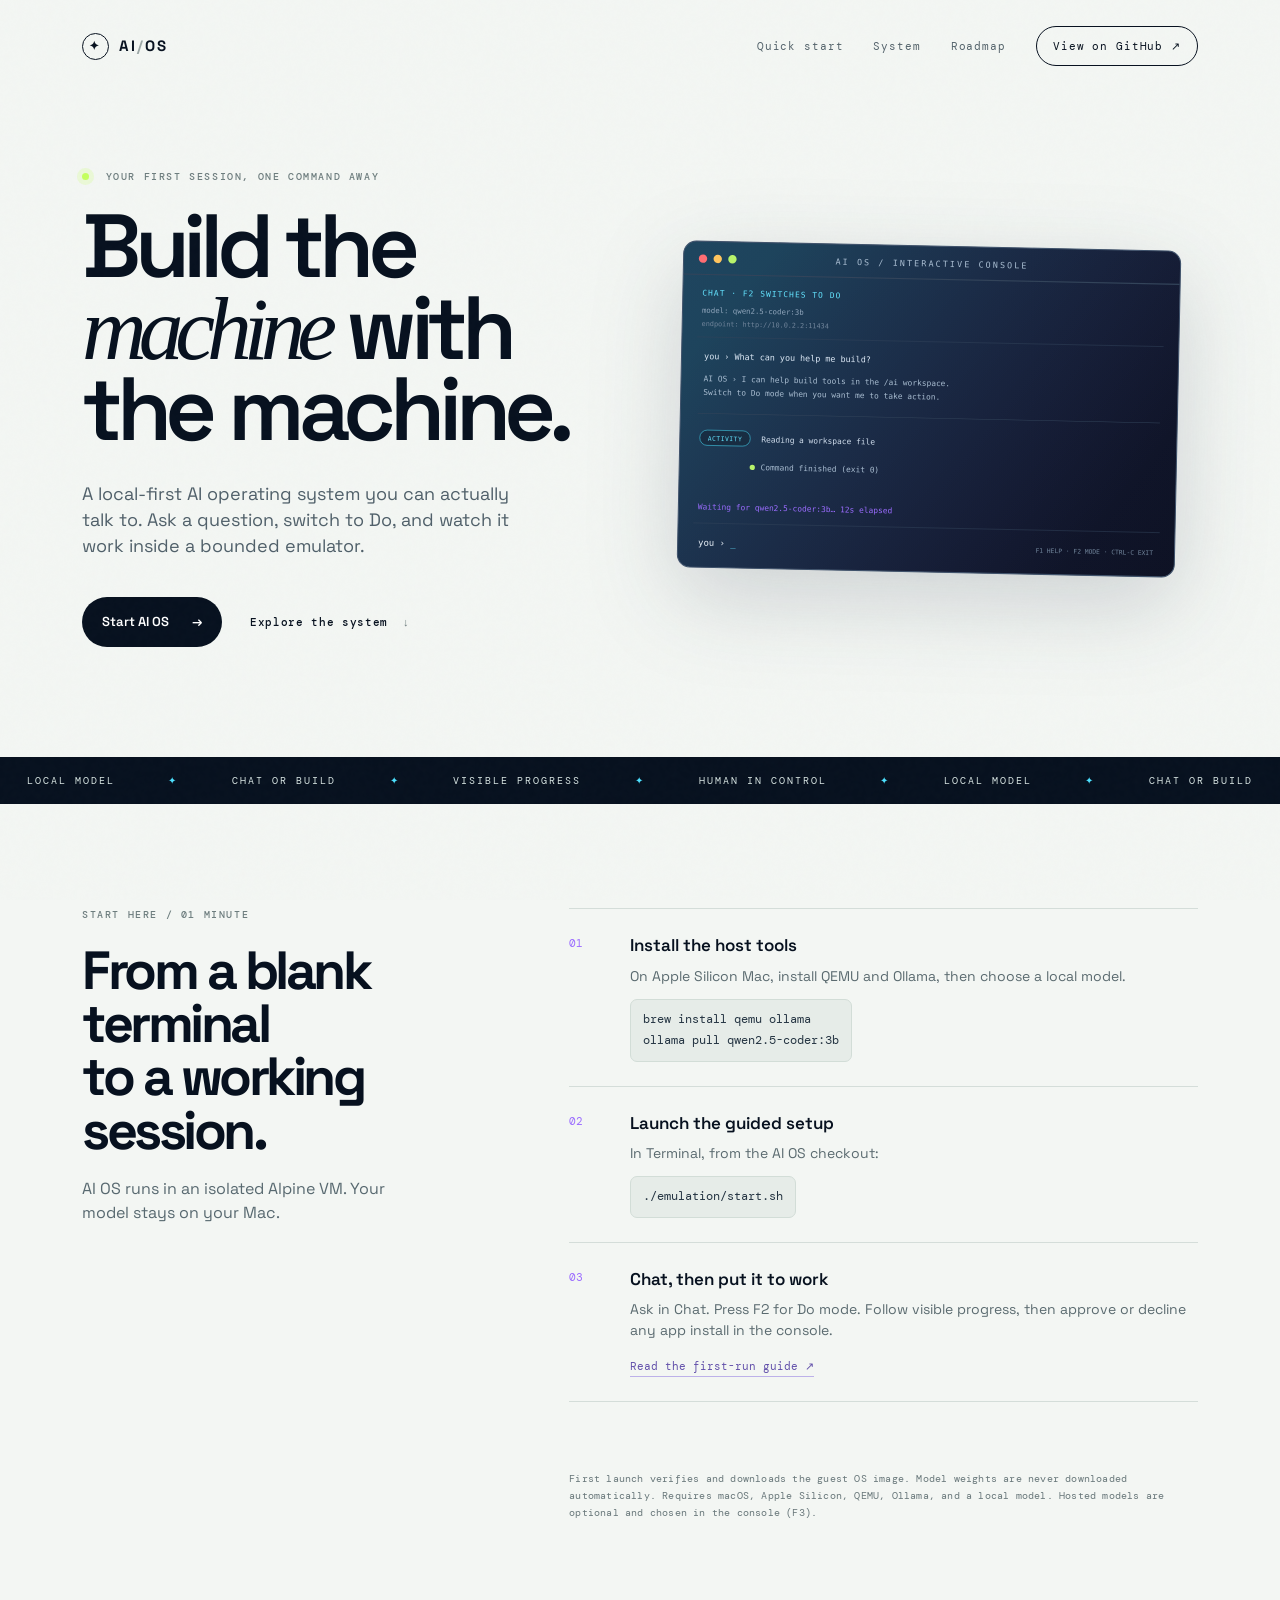
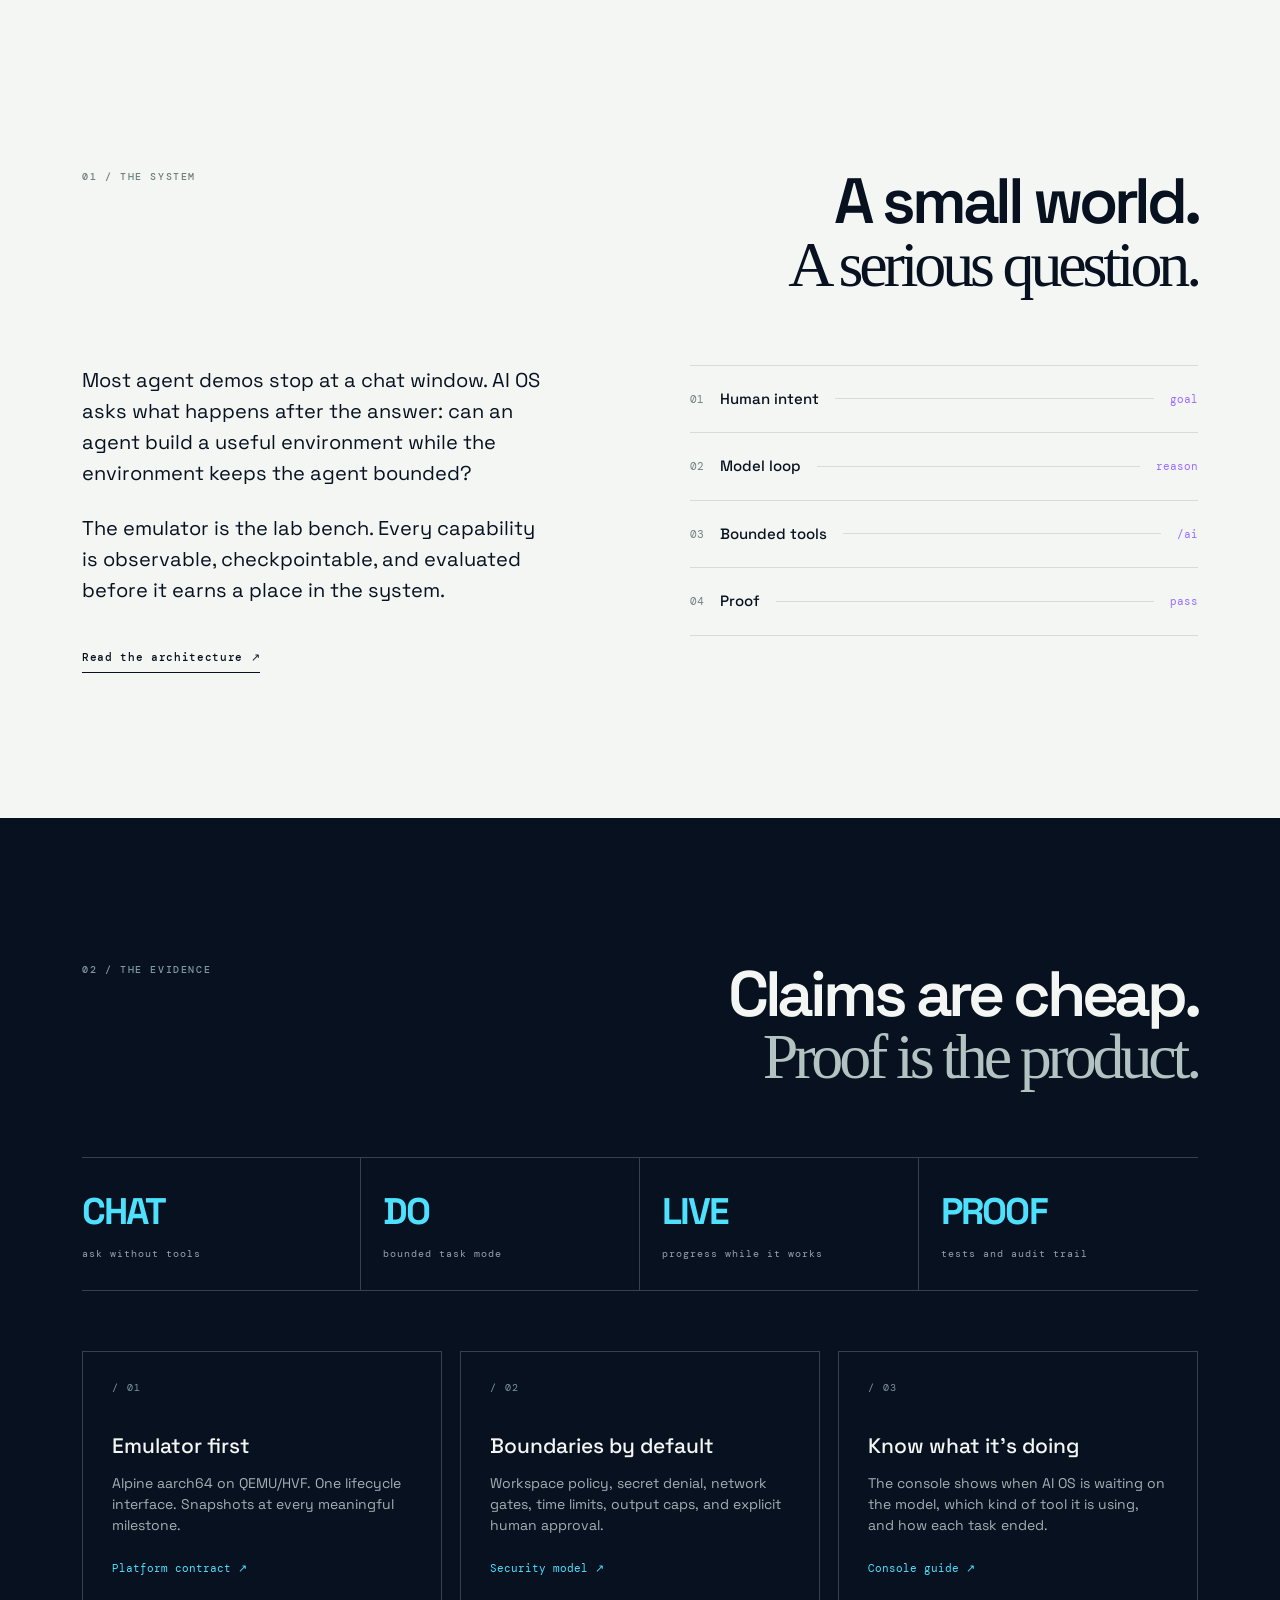
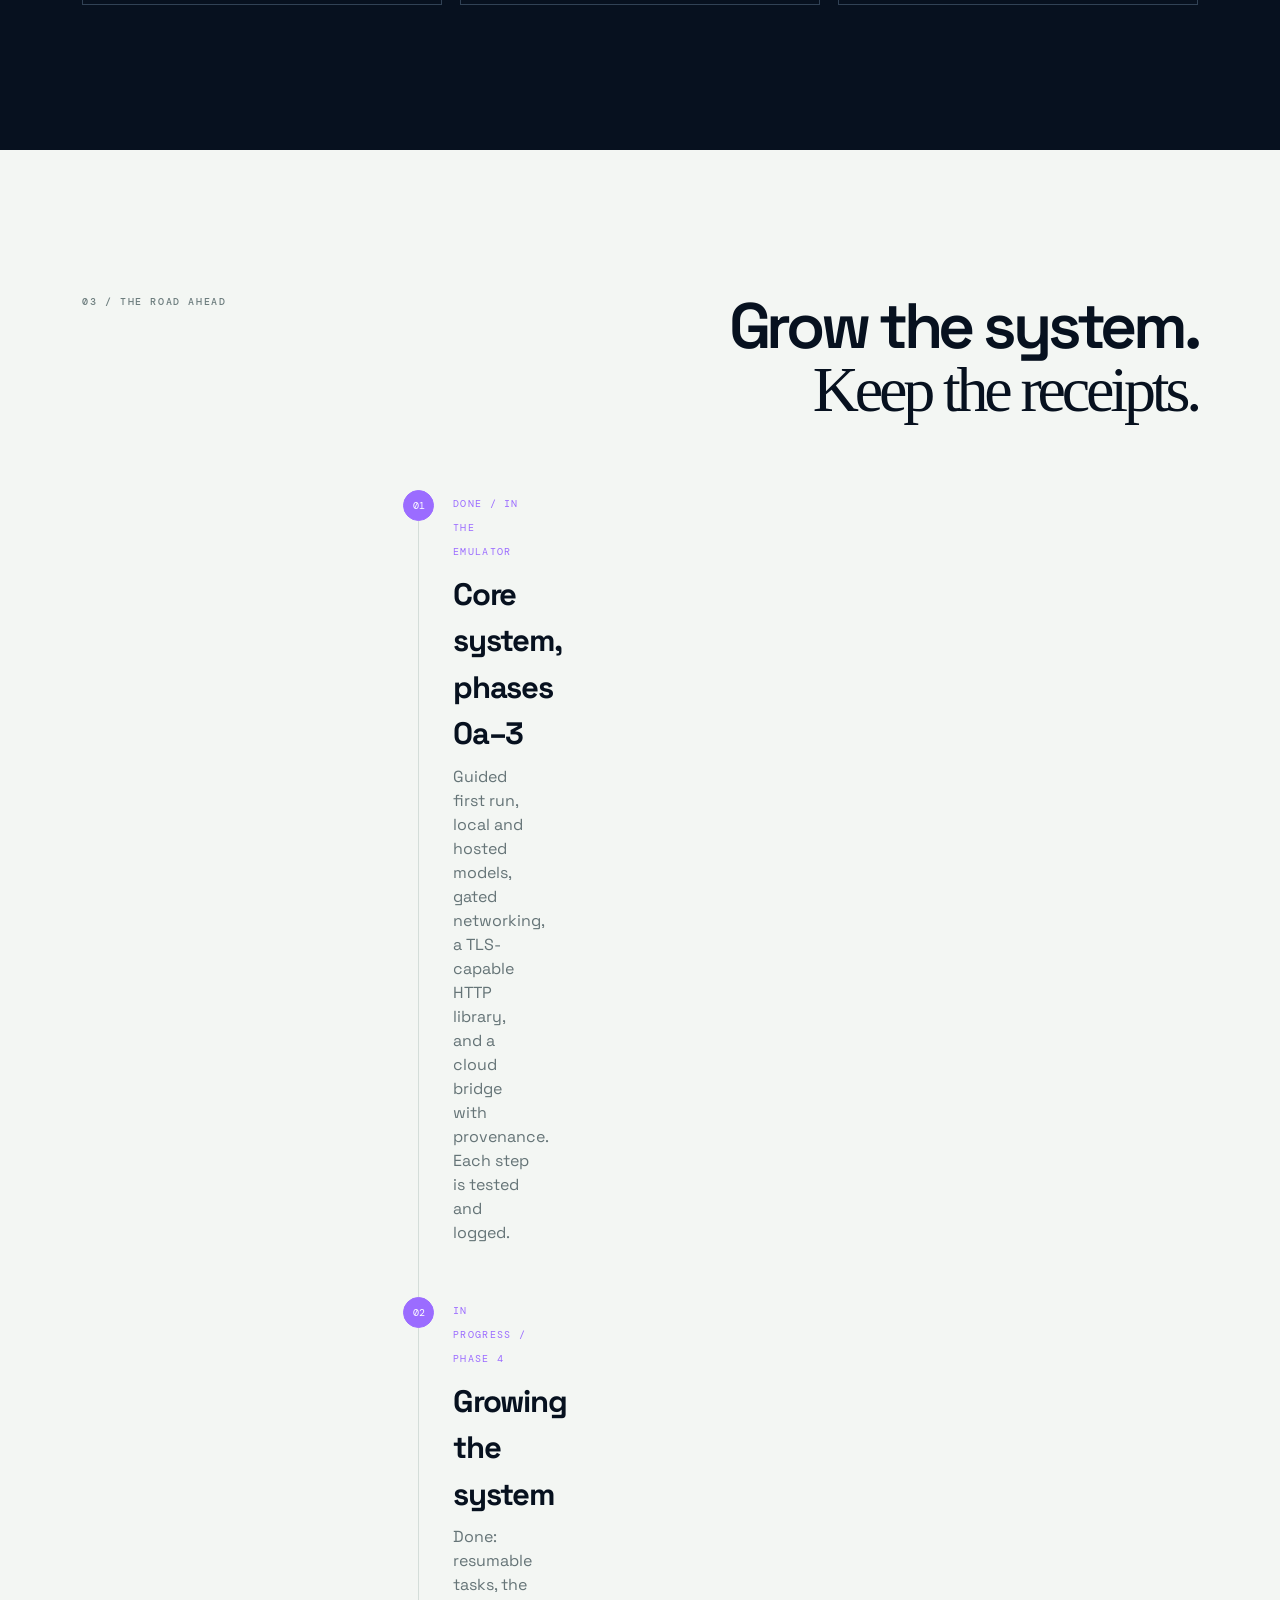
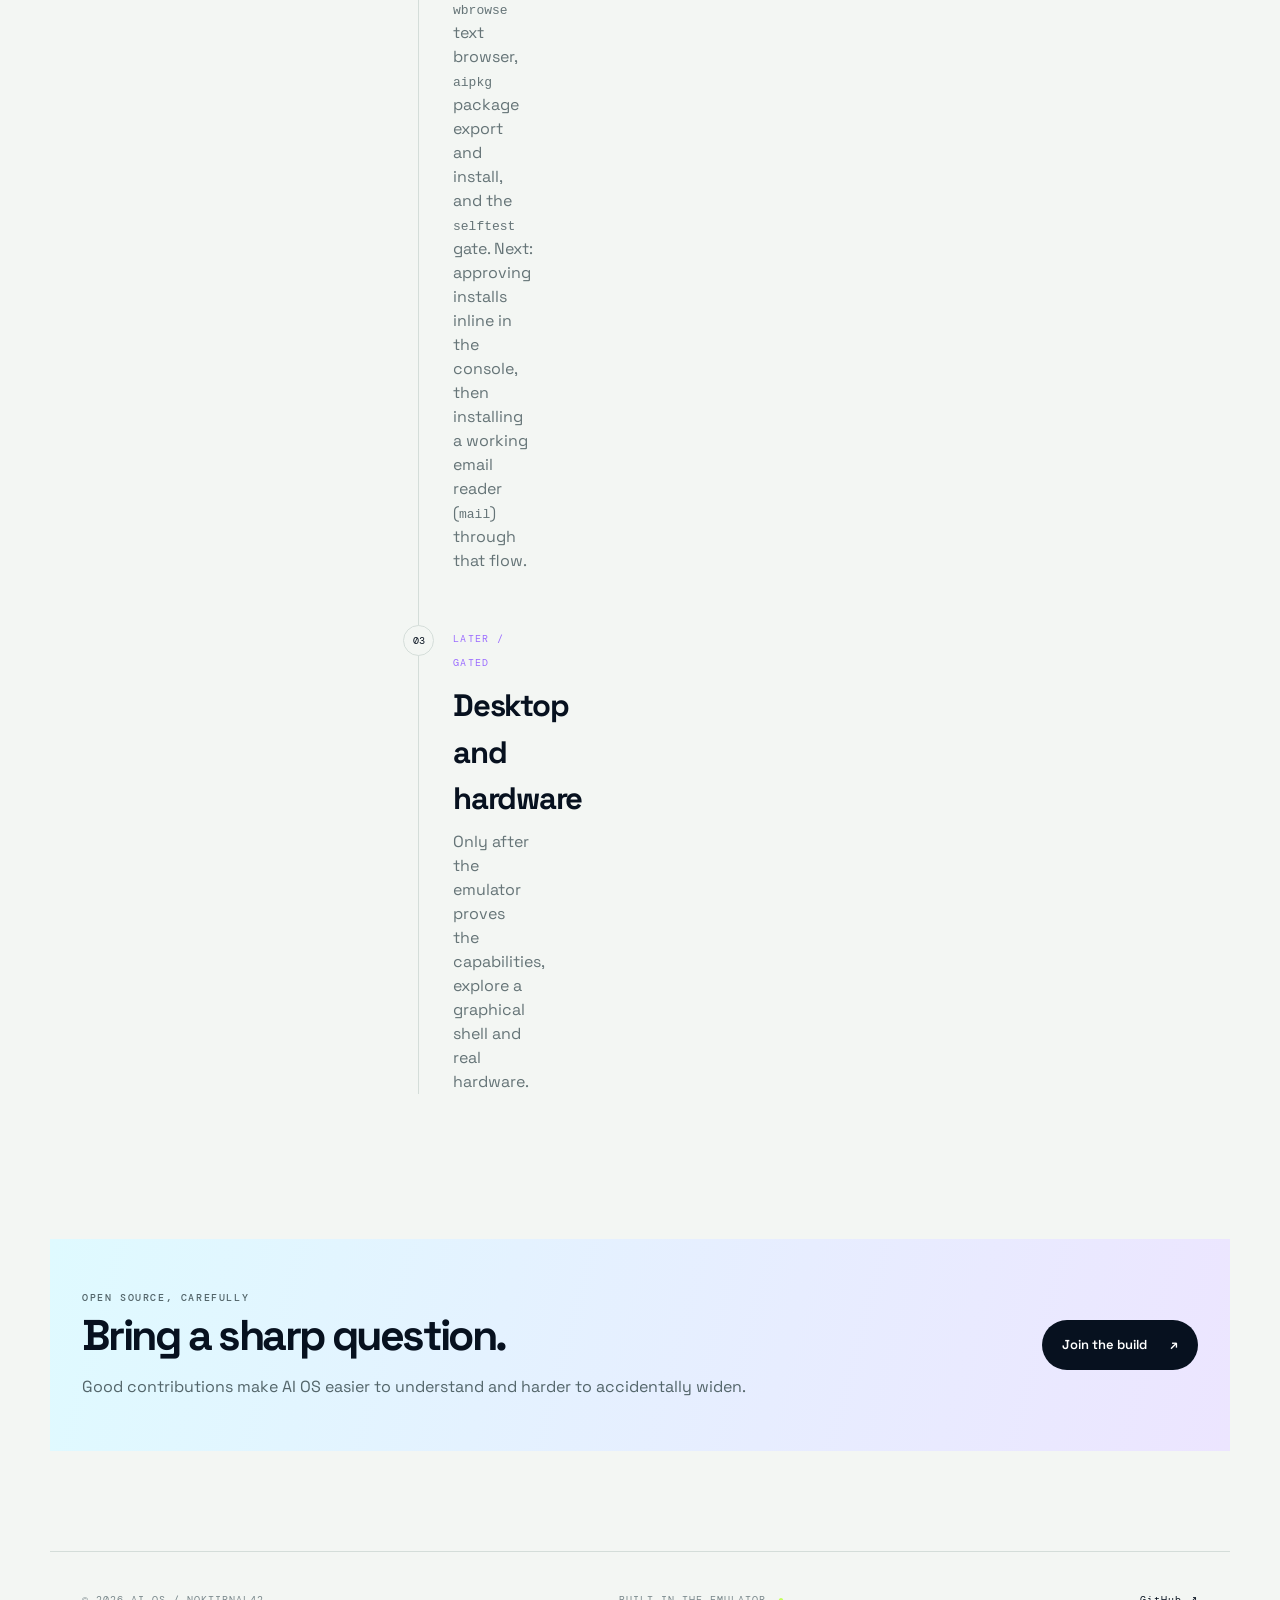
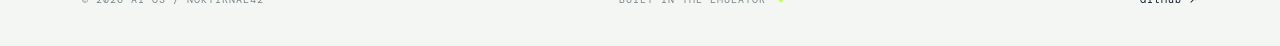
<file: site/index.html>
<!doctype html>
<html lang="en">
<head>
  <meta charset="utf-8">
  <meta name="viewport" content="width=device-width, initial-scale=1">
  <meta name="theme-color" content="#07111f">
  <meta name="description" content="Start AI OS in one command. Chat with a local model or switch to Do mode and watch bounded tasks build inside an emulator.">
  <meta property="og:title" content="AI OS — Build the machine with the machine">
  <meta property="og:description" content="A controlled experiment in machine-built software. Emulator-first, observable, checkpointable.">
  <meta property="og:image" content="assets/ai-os-mark.svg">
  <title>AI OS — Build the machine with the machine</title>
  <link rel="icon" href="assets/ai-os-mark.svg" type="image/svg+xml">
  <link rel="preconnect" href="https://fonts.googleapis.com">
  <link rel="preconnect" href="https://fonts.gstatic.com" crossorigin>
  <link href="https://fonts.googleapis.com/css2?family=DM+Mono:wght@400;500&family=Space+Grotesk:wght@400;500;600;700&display=swap" rel="stylesheet">
  <link rel="stylesheet" href="styles.css">
</head>
<body>
  <div class="noise"></div>
  <header class="nav shell">
    <a class="brand" href="#top" aria-label="AI OS home"><span class="brand-orbit">✦</span><span>AI<span class="muted">/</span>OS</span></a>
    <nav aria-label="Primary navigation">
      <a href="#start">Quick start</a><a href="#system">System</a><a href="#roadmap">Roadmap</a>
      <a class="nav-cta" href="https://github.com/noktirnal42/ai-os">View on GitHub <span>↗</span></a>
    </nav>
  </header>

  <main id="top">
    <section class="hero shell">
      <div class="hero-copy">
        <p class="eyebrow"><span class="pulse"></span> YOUR FIRST SESSION, ONE COMMAND AWAY</p>
        <h1>Build the<br><em>machine</em> with<br>the machine.</h1>
        <p class="lede">A local-first AI operating system you can actually talk to. Ask a question, switch to Do, and watch it work inside a bounded emulator.</p>
        <div class="hero-actions"><a class="button primary" href="#start">Start AI OS <span>→</span></a><a class="text-link" href="#system">Explore the system <span>↓</span></a></div>
      </div>
      <div class="hero-visual console-visual"><img src="assets/console-preview.svg" alt="Illustration of the AI OS terminal console showing Chat and Do modes, tool progress, and a local model status"></div>
    </section>

    <section class="ticker"><div class="ticker-inner"><span>LOCAL MODEL</span><i>✦</i><span>CHAT OR BUILD</span><i>✦</i><span>VISIBLE PROGRESS</span><i>✦</i><span>HUMAN IN CONTROL</span><i>✦</i><span>LOCAL MODEL</span><i>✦</i><span>CHAT OR BUILD</span></div></section>

    <section class="quickstart shell" id="start">
      <div class="quickstart-heading"><p class="eyebrow">START HERE / 01 MINUTE</p><h2>From a blank terminal<br>to a working session.</h2><p>AI OS runs in an isolated Alpine VM. Your model stays on your Mac.</p></div>
      <div class="quickstart-steps">
        <div class="quickstep"><span>01</span><div><strong>Install the host tools</strong><p>On Apple Silicon Mac, install QEMU and Ollama, then choose a local model.</p><code>brew install qemu ollama<br>ollama pull qwen2.5-coder:3b</code></div></div>
        <div class="quickstep"><span>02</span><div><strong>Launch the guided setup</strong><p>In Terminal, from the AI OS checkout:</p><code>./emulation/start.sh</code></div></div>
        <div class="quickstep"><span>03</span><div><strong>Chat, then put it to work</strong><p>Ask in Chat. Press F2 for Do mode. Follow visible progress, then approve or decline any app install in the console.</p><a href="https://github.com/noktirnal42/ai-os/blob/main/docs/15-FIRST-RUN-AND-TUI.md">Read the first-run guide ↗</a></div></div>
      </div>
      <p class="quickstart-note">First launch verifies and downloads the guest OS image. Model weights are never downloaded automatically. Requires macOS, Apple Silicon, QEMU, Ollama, and a local model. Hosted models are optional and chosen in the console (F3).</p>
    </section>

    <section class="section shell" id="system">
      <div class="section-intro"><p class="eyebrow">01 / THE SYSTEM</p><h2>A small world.<br><span>A serious question.</span></h2></div>
      <div class="system-grid"><div class="manifesto"><p>Most agent demos stop at a chat window. AI OS asks what happens after the answer: can an agent build a useful environment while the environment keeps the agent bounded?</p><p>The emulator is the lab bench. Every capability is observable, checkpointable, and evaluated before it earns a place in the system.</p><a class="arrow-link" href="https://github.com/noktirnal42/ai-os/blob/main/docs/03-ARCHITECTURE.md">Read the architecture <span>↗</span></a></div>
        <div class="flow"><div class="flow-row"><span class="flow-num">01</span><strong>Human intent</strong><span class="flow-line"></span><code>goal</code></div><div class="flow-row"><span class="flow-num">02</span><strong>Model loop</strong><span class="flow-line"></span><code>reason</code></div><div class="flow-row"><span class="flow-num">03</span><strong>Bounded tools</strong><span class="flow-line"></span><code>/ai</code></div><div class="flow-row"><span class="flow-num">04</span><strong>Proof</strong><span class="flow-line"></span><code>pass</code></div></div>
      </div>
    </section>

    <section class="section dark-section" id="evidence"><div class="shell"><div class="section-intro"><p class="eyebrow">02 / THE EVIDENCE</p><h2>Claims are cheap.<br><span>Proof is the product.</span></h2></div>
      <div class="stats"><div class="stat"><strong>CHAT</strong><span>ask without tools</span></div><div class="stat"><strong>DO</strong><span>bounded task mode</span></div><div class="stat"><strong>LIVE</strong><span>progress while it works</span></div><div class="stat"><strong>PROOF</strong><span>tests and audit trail</span></div></div>
      <div class="evidence-grid"><article><span class="card-index">/ 01</span><h3>Emulator first</h3><p>Alpine aarch64 on QEMU/HVF. One lifecycle interface. Snapshots at every meaningful milestone.</p><a href="https://github.com/noktirnal42/ai-os/blob/main/docs/13-EMULATION-PLATFORM.md">Platform contract ↗</a></article><article><span class="card-index">/ 02</span><h3>Boundaries by default</h3><p>Workspace policy, secret denial, network gates, time limits, output caps, and explicit human approval.</p><a href="https://github.com/noktirnal42/ai-os/blob/main/docs/09-SECURITY-MODEL.md">Security model ↗</a></article><article><span class="card-index">/ 03</span><h3>Know what it’s doing</h3><p>The console shows when AI OS is waiting on the model, which kind of tool it is using, and how each task ended.</p><a href="https://github.com/noktirnal42/ai-os/blob/main/docs/15-FIRST-RUN-AND-TUI.md">Console guide ↗</a></article></div>
    </div></section>

    <section class="section shell" id="roadmap"><div class="section-intro"><p class="eyebrow">03 / THE ROAD AHEAD</p><h2>Grow the system.<br><span>Keep the receipts.</span></h2></div><div class="roadmap"><div class="road active"><div class="road-marker">01</div><div><span class="road-status">DONE / IN THE EMULATOR</span><h3>Core system, phases 0a–3</h3><p>Guided first run, local and hosted models, gated networking, a TLS-capable HTTP library, and a cloud bridge with provenance. Each step is tested and logged.</p></div></div><div class="road active"><div class="road-marker">02</div><div><span class="road-status">IN PROGRESS / PHASE 4</span><h3>Growing the system</h3><p>Done: resumable tasks, the <code>wbrowse</code> text browser, <code>aipkg</code> package export and install, and the <code>selftest</code> gate. Next: approving installs inline in the console, then installing a working email reader (<code>mail</code>) through that flow.</p></div></div><div class="road"><div class="road-marker">03</div><div><span class="road-status">LATER / GATED</span><h3>Desktop and hardware</h3><p>Only after the emulator proves the capabilities, explore a graphical shell and real hardware.</p></div></div></div></section>

    <section class="join shell"><div><p class="eyebrow">OPEN SOURCE, CAREFULLY</p><h2>Bring a sharp question.</h2><p>Good contributions make AI OS easier to understand and harder to accidentally widen.</p></div><a class="button primary" href="https://github.com/noktirnal42/ai-os/blob/main/CONTRIBUTING.md">Join the build <span>↗</span></a></section>
  </main>
  <footer class="footer shell"><span>© 2026 AI OS / NOKTIRNAL42</span><span>BUILT IN THE EMULATOR <span class="footer-dot">●</span></span><a href="https://github.com/noktirnal42/ai-os">GitHub ↗</a></footer>
  <script src="script.js"></script>
</body>
</html>
</file>
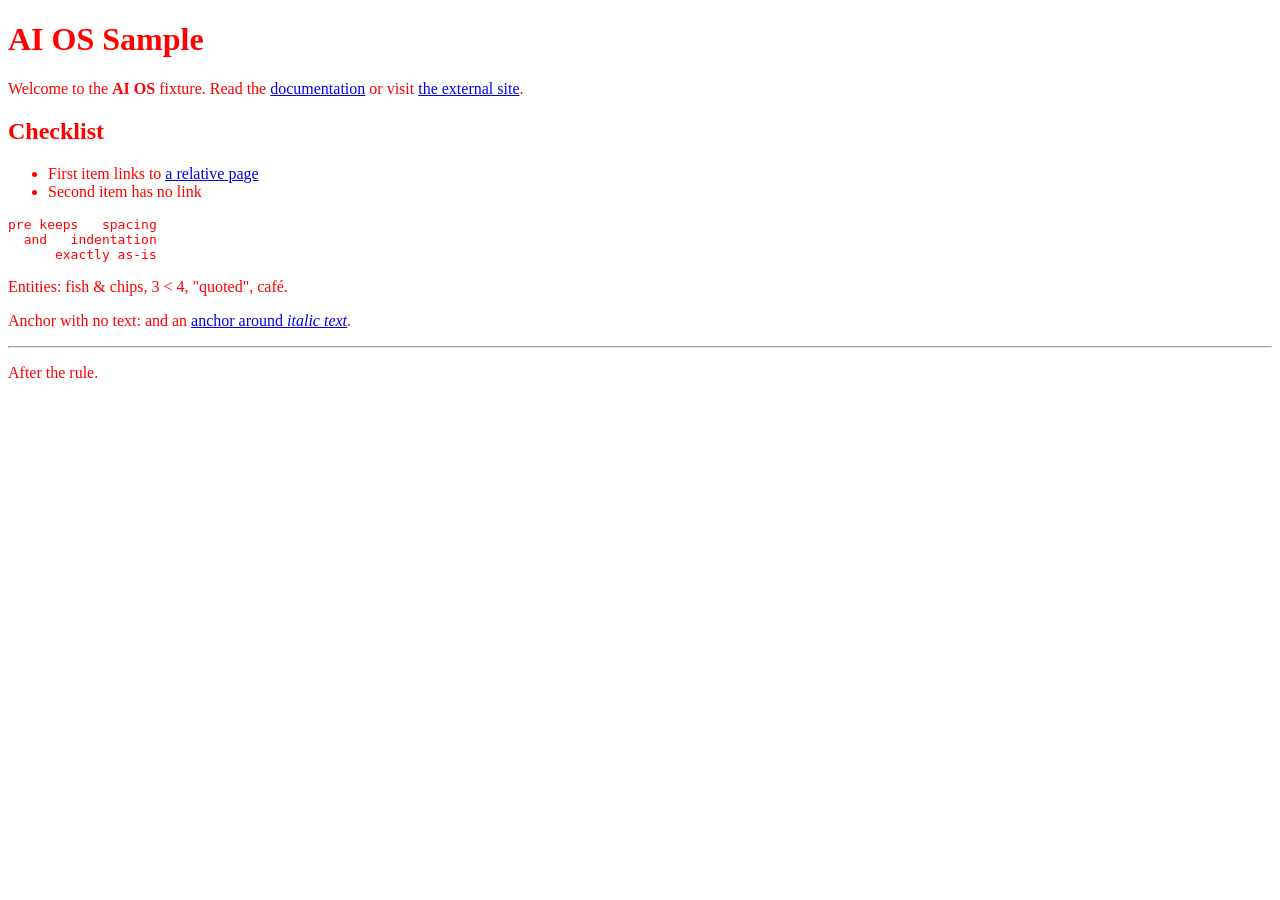
<file: ai/apps/wbrowse/tests/fixtures/sample.html>
<!DOCTYPE html>
<html>
<head>
  <title>AI OS Fixture Page</title>
  <style>body { color: red; }</style>
  <script>var ignored = "script-body-must-not-render";</script>
</head>
<body>
  <h1>AI OS Sample</h1>
  <p>Welcome to the <b>AI OS</b> fixture. Read the <a href="/docs">documentation</a> or visit
     <a href="https://example.com/dir/page">the external site</a>.</p>
  <h2>Checklist</h2>
  <ul>
    <li>First item links to <a href="relative.html">a relative page</a></li>
    <li>Second item has no link</li>
  </ul>
  <pre>
pre keeps   spacing
  and   indentation
      exactly as-is
</pre>
  <p>Entities: fish & chips, 3 < 4, "quoted", caf&#233;.</p>
  <p>Anchor with no text: <a href="/bare"></a> and an
     <a href="/around">anchor around <i>italic text</i></a>.</p>
  <hr>
  <p>After the rule.</p>
</body>
</html>
</file>
<file: site/styles.css>
:root{--ink:#07111f;--paper:#f3f6f3;--muted:#81909d;--line:#d4ddd9;--cyan:#4de1ff;--violet:#9b6cff;--lime:#c4ff5e;--serif:Georgia,serif;--sans:'Space Grotesk',sans-serif;--mono:'DM Mono',monospace}*{box-sizing:border-box}html{scroll-behavior:smooth}body{margin:0;background:var(--paper);color:var(--ink);font-family:var(--sans);line-height:1.5}.noise{position:fixed;inset:0;pointer-events:none;opacity:.035;background-image:url("data:image/svg+xml,%3Csvg viewBox='0 0 180 180' xmlns='http://www.w3.org/2000/svg'%3E%3Cfilter id='n'%3E%3CfeTurbulence type='fractalNoise' baseFrequency='.8' numOctaves='3' stitchTiles='stitch'/%3E%3C/filter%3E%3Crect width='100%25' height='100%25' filter='url(%23n)' opacity='.5'/%3E%3C/svg%3E")}a{color:inherit;text-decoration:none}.shell{max-width:1180px;margin:auto;padding-left:32px;padding-right:32px}.nav{height:92px;display:flex;align-items:center;justify-content:space-between}.brand{font-weight:700;letter-spacing:.14em;font-size:15px;display:flex;align-items:center;gap:10px}.brand-orbit{display:grid;place-items:center;width:27px;height:27px;border:1px solid var(--ink);border-radius:50%;font-size:12px}.muted{color:#9da8a7}.nav nav{display:flex;align-items:center;gap:30px;font-family:var(--mono);font-size:11px;letter-spacing:.08em}.nav nav>a:not(.nav-cta){color:#54636b}.nav nav>a:not(.nav-cta):hover{color:var(--ink)}.nav-cta{border:1px solid var(--ink);border-radius:50px;padding:11px 16px}.hero{min-height:665px;display:grid;grid-template-columns:1fr 1fr;align-items:center;gap:40px;padding-top:46px;padding-bottom:78px}.eyebrow{font:500 10px var(--mono);letter-spacing:.16em;color:#6d7d7e;margin:0 0 23px}.pulse{display:inline-block;width:7px;height:7px;border-radius:50%;background:var(--lime);box-shadow:0 0 0 5px #c4ff5e33;margin-right:9px}.hero h1{font-size:clamp(58px,7vw,100px);line-height:.91;letter-spacing:-.07em;margin:0 0 30px;font-weight:600}.hero h1 em{font-family:var(--serif);font-weight:400;letter-spacing:-.09em}.lede{font-size:18px;line-height:1.45;max-width:460px;color:#50606a}.hero-actions{display:flex;align-items:center;gap:28px;margin-top:38px}.button{display:inline-flex;align-items:center;gap:23px;border-radius:40px;padding:15px 20px;font-size:13px;font-weight:600}.button.primary{background:var(--ink);color:white}.button.primary:hover{background:#1a2b40;transform:translateY(-2px)}.text-link,.arrow-link{font:500 11px var(--mono);letter-spacing:.06em}.text-link span{color:#6d7d7e;margin-left:7px}.hero-visual{height:450px;position:relative;display:grid;place-items:center;background:radial-gradient(circle at center,#d6faff 0,#e9f0ec 29%,transparent 63%)}.orbit{position:absolute;border:1px solid #a8dfe5;border-radius:50%;transform:rotate(-27deg)}.orbit-a{width:365px;height:182px}.orbit-b{width:270px;height:270px;border-color:#c9b8f5;transform:rotate(52deg)}.core{width:118px;height:118px;border-radius:50%;display:grid;place-content:center;text-align:center;color:white;background:linear-gradient(140deg,var(--cyan),var(--violet));box-shadow:0 20px 60px #7bcaf466}.core span{font-size:36px;font-weight:700;letter-spacing:-.12em;line-height:1}.core small{font:11px var(--mono);letter-spacing:.3em;margin-left:6px}.node{position:absolute;font:10px var(--mono);letter-spacing:.1em;color:#5b6a6e;display:grid;gap:4px}.node b{font-size:11px;color:var(--ink)}.node-a{top:62px;left:15%}.node-b{top:25%;right:10%}.node-c{bottom:25%;left:9%}.node-d{bottom:58px;right:17%}.visual-caption{position:absolute;bottom:10px;font:9px var(--mono);letter-spacing:.16em;color:#849397}.visual-caption span{color:var(--violet);margin:0 10px}.ticker{background:var(--ink);color:#d7e4e2;overflow:hidden;font:10px var(--mono);letter-spacing:.2em}.ticker-inner{display:flex;justify-content:space-around;min-width:900px;padding:17px 0}.ticker i{font-style:normal;color:var(--cyan)}.section{padding-top:145px;padding-bottom:145px}.section-intro{display:flex;justify-content:space-between;align-items:flex-start;margin-bottom:68px}.section-intro h2{font-size:clamp(42px,5vw,68px);line-height:.98;letter-spacing:-.065em;margin:0;text-align:right;font-weight:600}.section-intro h2 span{font-family:var(--serif);font-weight:400}.system-grid{display:grid;grid-template-columns:1fr 1fr;gap:100px}.manifesto{font-size:20px;line-height:1.55;max-width:460px}.manifesto p{margin:0 0 24px}.arrow-link{display:inline-block;margin-top:20px;border-bottom:1px solid var(--ink);padding-bottom:8px}.flow{border-top:1px solid var(--line)}.flow-row{display:flex;align-items:center;gap:16px;border-bottom:1px solid var(--line);padding:22px 0;font-size:15px}.flow-num,.flow-row code{font:11px var(--mono);color:#738083}.flow-row strong{font-weight:500;white-space:nowrap}.flow-line{height:1px;background:var(--line);flex:1}.flow-row code{color:var(--violet)}.dark-section{background:var(--ink);color:var(--paper)}.dark-section .eyebrow{color:#8297a5}.dark-section .section-intro h2 span{color:#b2c3c2}.stats{display:grid;grid-template-columns:repeat(4,1fr);border-top:1px solid #314255;border-bottom:1px solid #314255;margin-bottom:60px}.stat{padding:26px 0;border-right:1px solid #314255;padding-left:22px}.stat:first-child{padding-left:0}.stat:last-child{border:0}.stat strong{display:block;font-size:43px;letter-spacing:-.06em;color:var(--cyan)}.stat span{font:10px var(--mono);letter-spacing:.1em;color:#93a3ad}.evidence-grid{display:grid;grid-template-columns:repeat(3,1fr);gap:18px}.evidence-grid article{border:1px solid #314255;padding:29px;min-height:240px;display:flex;flex-direction:column}.card-index,.road-status{font:10px var(--mono);letter-spacing:.13em;color:#8196a2}.evidence-grid h3{font-size:21px;font-weight:500;margin:36px 0 12px}.evidence-grid p{color:#a3b0b4;font-size:14px;margin:0 0 25px}.evidence-grid a{margin-top:auto;color:var(--cyan);font:11px var(--mono)}.roadmap{max-width:780px;margin-left:auto;border-left:1px solid var(--line)}.road{display:grid;grid-template-columns:80px 1fr;gap:25px;padding:0 0 52px 34px;position:relative}.road:last-child{padding-bottom:0}.road-marker{position:absolute;left:-16px;top:0;background:var(--paper);border:1px solid var(--line);width:31px;height:31px;border-radius:50%;display:grid;place-items:center;font:10px var(--mono)}.road.active .road-marker{background:var(--violet);border-color:var(--violet);color:white}.road h3{font-size:31px;letter-spacing:-.04em;margin:9px 0 8px}.road p{color:#657477;margin:0;max-width:430px}.road-status{color:#9b6cff}.join{margin-bottom:100px;padding-top:52px;padding-bottom:52px;background:linear-gradient(105deg,#dffaff,#ece5ff);display:flex;align-items:center;justify-content:space-between;gap:25px}.join h2{font-size:43px;letter-spacing:-.06em;margin:0 0 7px}.join p{margin:0;color:#53656a}.footer{border-top:1px solid var(--line);height:95px;display:flex;align-items:center;justify-content:space-between;font:10px var(--mono);letter-spacing:.1em;color:#78868a}.footer a{color:var(--ink)}.footer-dot{color:var(--lime);margin-left:5px}@media(max-width:760px){.shell{padding-left:21px;padding-right:21px}.nav{height:75px}.nav nav>a:not(.nav-cta){display:none}.nav nav{gap:0}.hero{display:block;padding-top:70px;min-height:0}.hero h1{font-size:62px}.hero-visual{height:360px;margin-top:35px}.orbit-a{width:280px;height:140px}.orbit-b{width:210px;height:210px}.section{padding-top:90px;padding-bottom:90px}.section-intro{display:block;margin-bottom:45px}.section-intro h2{text-align:left;margin-top:20px}.system-grid{grid-template-columns:1fr;gap:55px}.stats{grid-template-columns:1fr 1fr}.stat:nth-child(2){border-right:0}.stat:nth-child(-n+2){border-bottom:1px solid #314255}.evidence-grid{grid-template-columns:1fr}.join{display:block;margin-left:21px;margin-right:21px}.join .button{margin-top:25px}.footer{height:auto;padding-top:28px;padding-bottom:28px;display:grid;gap:14px}.footer span:nth-child(2){display:none}}

/* Beginner-first launch and console preview */
.hero-visual.console-visual{height:auto;min-height:0;background:none;display:block;filter:drop-shadow(0 28px 44px #18263b2b)}
.console-visual img{display:block;width:100%;height:auto;transform:rotate(1.2deg);transition:transform .35s ease}
.console-visual:hover img{transform:rotate(0) translateY(-4px)}
.quickstart{padding-top:104px;padding-bottom:104px;display:grid;grid-template-columns:.8fr 1.2fr;gap:68px;align-items:start}
.quickstart-heading h2{font-size:clamp(40px,4.2vw,58px);line-height:.99;letter-spacing:-.065em;margin:0 0 20px}
.quickstart-heading>p:last-child{max-width:350px;color:#586970;font-size:16px}
.quickstart-steps{border-top:1px solid var(--line)}
.quickstep{display:grid;grid-template-columns:44px 1fr;gap:17px;padding:24px 0;border-bottom:1px solid var(--line)}
.quickstep>span{font:11px var(--mono);color:#9b6cff;padding-top:3px}
.quickstep strong{font-size:17px;font-weight:600}
.quickstep p{margin:7px 0 12px;color:#5b6b70;font-size:14px}
.quickstep code{display:inline-block;background:#e6ece8;border:1px solid #d2ddd7;border-radius:7px;padding:9px 12px;color:#243442;font:12px/1.8 var(--mono)}
.quickstep a{font:11px var(--mono);color:#6250aa;border-bottom:1px solid #bdb1e9;padding-bottom:3px}
.quickstart-note{grid-column:2;margin:0;color:#68777a;font:10px/1.7 var(--mono);letter-spacing:.02em}
.stats .stat strong{font-size:clamp(23px,3vw,37px);letter-spacing:-.05em}
@media(max-width:760px){.hero-visual.console-visual{margin:35px -8px 0}.console-visual img{transform:none}.quickstart{display:block;padding-top:84px;padding-bottom:84px}.quickstart-steps{margin-top:44px}.quickstart-note{margin-top:24px}}
</file>
